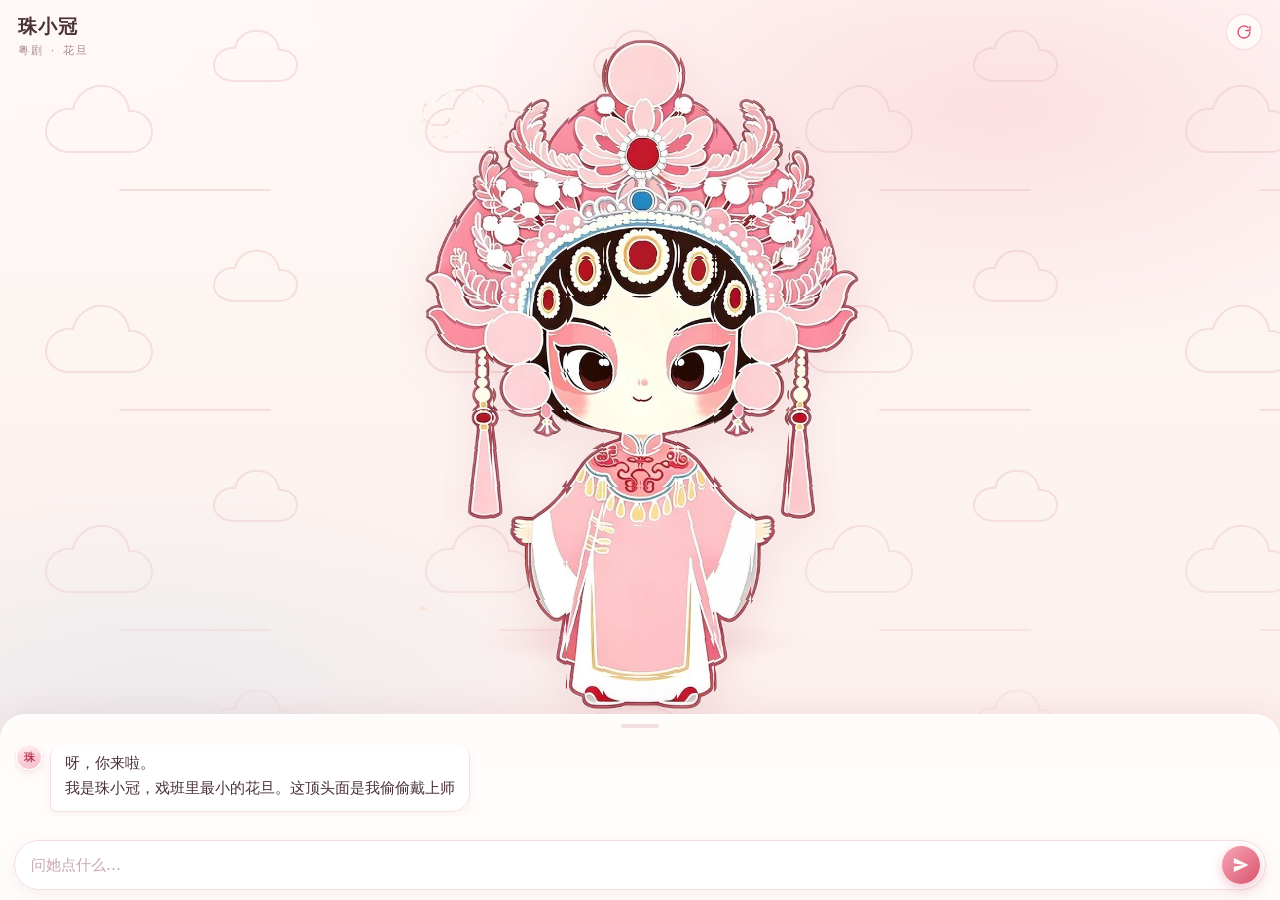
<file: index.html>
<!doctype html>
<html lang="zh-CN">
<head>
<meta charset="utf-8" />
<meta name="viewport" content="width=device-width, initial-scale=1, viewport-fit=cover, maximum-scale=1, user-scalable=no" />
<meta name="theme-color" content="#fdf4f1" />
<meta name="format-detection" content="telephone=no" />
<title>粤剧花旦 · 扫码见</title>
<link rel="icon" href="data:image/svg+xml,%3Csvg xmlns='http://www.w3.org/2000/svg' viewBox='0 0 32 32'%3E%3Ccircle cx='16' cy='16' r='15' fill='%23f6b8c4'/%3E%3Ccircle cx='16' cy='13' r='4.2' fill='%23c51a2b'/%3E%3Cpath d='M8 24c2.4-3.4 5-5 8-5s5.6 1.6 8 5' stroke='%23fff' stroke-width='2.4' fill='none' stroke-linecap='round'/%3E%3C/svg%3E" />
<link rel="stylesheet" href="css/style.css" />
</head>
<body>

<div class="clouds" aria-hidden="true"></div>

<div id="stage-wrap">
  <div class="halo" aria-hidden="true"></div>
  <div class="hero-wrap" id="heroWrap">
    <canvas class="hero" id="hero" role="img" aria-label="粤剧花旦 阿冠"></canvas>
  </div>
  <div class="stage-tip" id="stageTip">点我一下</div>
</div>

<header class="bar">
  <div class="bar-l">
    <h1 id="ipName">花旦</h1>
    <p id="ipSub">粤剧 · 花旦</p>
  </div>
  <button class="bar-btn" id="turn" title="转个身" aria-label="转个身">
    <svg viewBox="0 0 24 24" width="18" height="18" fill="none" stroke="currentColor" stroke-width="1.8" stroke-linecap="round" stroke-linejoin="round">
      <path d="M20 12a8 8 0 1 1-2.6-5.9" /><path d="M20 4.5V10h-5.5" />
    </svg>
  </button>
</header>

<main class="sheet" id="sheet">
  <div class="grab" aria-hidden="true"></div>
  <div class="log" id="log" role="log" aria-live="polite"></div>
  <div class="chips" id="chips"></div>
  <form class="ask" id="askForm" autocomplete="off">
    <input id="askInput" type="text" placeholder="问她点什么…" enterkeyhint="send" maxlength="80" />
    <button id="askBtn" type="submit" aria-label="发送">
      <svg viewBox="0 0 24 24" width="20" height="20" fill="currentColor"><path d="M3.4 20.4 21 12 3.4 3.6 3.4 10l12.4 2L3.4 14z"/></svg>
    </button>
  </form>
</main>

<div class="boot" id="boot">
  <div class="boot-inner">
    <div class="ring"></div>
    <p id="bootText">正在上妆…</p>
  </div>
</div>

<script type="module" src="js/main.js"></script>
</body>
</html>
</file>
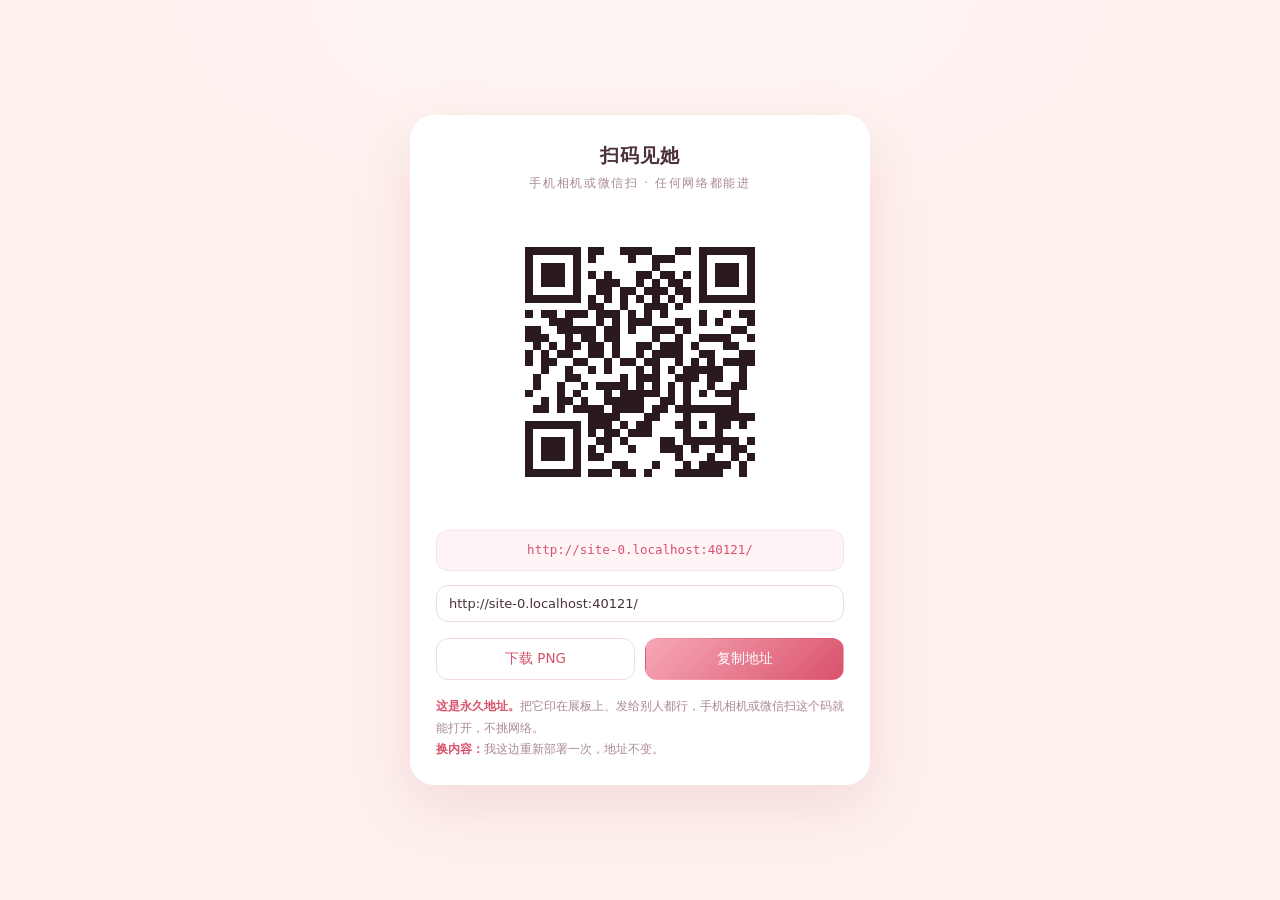
<file: qr.html>
<!doctype html>
<html lang="zh-CN">
<head>
<meta charset="utf-8" />
<meta name="viewport" content="width=device-width, initial-scale=1, viewport-fit=cover" />
<title>扫码见 · 二维码</title>
<style>
  :root { --rose:#d9526b; --ink:#4a3238; --muted:#a98a90; --line:#f0dcdd; }
  * { box-sizing: border-box; }
  body {
    margin:0; min-height:100vh; display:grid; place-items:center;
    font-family:-apple-system,"PingFang SC","Microsoft YaHei",system-ui,sans-serif;
    background: radial-gradient(60% 40% at 50% 0%, #fff6f4, #fdf1ee 70%);
    color:var(--ink); padding:28px 20px;
  }
  .card {
    width:min(92vw, 460px); background:#fff; border-radius:24px;
    box-shadow:0 20px 60px rgba(184,60,85,.13); padding:28px 26px 24px; text-align:center;
  }
  h1 { margin:0 0 6px; font-size:19px; letter-spacing:.06em; font-weight:600; }
  .sub { margin:0 0 20px; font-size:12px; color:var(--muted); letter-spacing:.14em; }
  #qr { width:min(72vw, 300px); height:auto; image-rendering:pixelated; border-radius:12px; }
  .url {
    margin:14px auto 0; font-size:12.5px; color:var(--rose); word-break:break-all;
    background:#fff5f7; border:1px solid #f7e2e6; border-radius:12px; padding:10px 12px;
    font-family:ui-monospace, Menlo, Consolas, monospace; line-height:1.5;
  }
  .row { display:flex; gap:10px; margin-top:16px; }  button, .dl {
    flex:1; padding:11px 12px; border-radius:12px; border:1px solid var(--line);
    background:#fff; color:var(--rose); font-size:13.5px; font-family:inherit;
    text-decoration:none; text-align:center; cursor:pointer;
  }
  button.primary { background:linear-gradient(135deg,#f7a8b8,#d9526b); color:#fff; border-color:transparent; }
  .hint { margin:16px 0 0; font-size:12px; color:var(--muted); line-height:1.8; text-align:left; }
  .note { margin:10px 0 0; font-size:12px; color:#4f8a5b; line-height:1.6; }
  .hint b { color:var(--rose); font-weight:600; }
  input {
    width:100%; margin-top:14px; padding:10px 12px; border-radius:12px;
    border:1px solid var(--line); font-size:13px; font-family:inherit; color:var(--ink); outline:none;
  }
</style>
</head>
<body>
<div class="card">
  <h1>扫码见她</h1>
  <p class="sub" id="sub">手机相机或微信扫 · 任何网络都能进</p>
  <canvas id="qr" width="1024" height="1024"></canvas>
  <div class="url" id="url"></div>
  <p class="note" id="note" style="display:none"></p>

  <input id="manual" type="text" placeholder="地址不对？在这里手动改一下，回车生效" />

  <div class="row">
    <a class="dl" id="dl" download="qr.png">下载 PNG</a>
    <button class="primary" id="copy">复制地址</button>
  </div>

  <p class="hint" id="hint">
    <b>公网（不连 WiFi 也能扫）：</b>在有网的前提下，先跑 <code>python serve.py</code>，再双击
    <code>启动公网.bat</code>，等它打印出 https 地址，刷新本页就是公网码。<br>
    <b>局域网：</b>不跑那个 bat 时，本页自动用同一个 WiFi 的地址。<br>
    <b>提醒：</b>公网地址是临时隧道，电脑和那个黑窗口都得开着；关了重开地址会变。
  </p>
</div>

<script src="vendor/qrcode.js"></script>
<script>
(function () {
  var canvas = document.getElementById('qr');
  var ctx = canvas.getContext('2d');
  var urlBox = document.getElementById('url');
  var manual = document.getElementById('manual');
  var dl = document.getElementById('dl');

  function make(url) {
    urlBox.textContent = url;
    manual.value = url;
    var qr = qrcode(0, 'M');
    qr.addData(url, 'Byte');
    qr.make();
    var n = qr.getModuleCount();
    var quiet = 4;
    var size = canvas.width;
    var cell = Math.floor(size / (n + quiet * 2));
    var offset = Math.floor((size - cell * n) / 2);
    ctx.fillStyle = '#fff';
    ctx.fillRect(0, 0, size, size);
    ctx.fillStyle = '#2a1a1e';
    for (var r = 0; r < n; r++) {
      for (var c = 0; c < n; c++) {
        if (qr.isDark(r, c)) ctx.fillRect(offset + c * cell, offset + r * cell, cell, cell);
      }
    }
    dl.href = canvas.toDataURL('image/png');
  }

  var note = document.getElementById('note');
  var sub = document.getElementById('sub');

  function say(text, color) {
    note.textContent = text;
    note.style.color = color || '#4f8a5b';
    note.style.display = '';
  }

  var cur = location.href.replace(/qr\.html.*$/, '');
  if (!/^https?:/.test(cur)) cur = 'http://127.0.0.1:8765/';
  var isLoopback = /\/\/(127\.0\.0\.1|localhost|\[::1\])(:|\/|$)/.test(cur);

  function getJson(name) {
    return fetch(name, { cache: 'no-store' }).then(function (r) {
      return r.ok ? r.json() : null;
    }).catch(function () { return null; });
  }

  // 有公网地址（隧道/托管）就优先用它；否则退回局域网地址
  // 想手动指定：qr.html?u=https://example.com/
  function boot() {
    var forced = /[?&]u=([^&]+)/.exec(location.search);
    if (forced) {
      var fu = decodeURIComponent(forced[1]);
      make(fu);
      sub.textContent = '手机相机或微信扫 · 任何网络都能进';
      say('这是手动指定的地址。', '#4f8a5b');
      return;
    }
    if (!isLoopback) {
      make(cur);
      var h = document.getElementById('hint');
      if (h) {
        h.innerHTML =
          '<b>这是永久地址。</b>把它印在展板上、发给别人都行，' +
          '手机相机或微信扫这个码就能打开，不挑网络。<br>' +
          '<b>换内容：</b>我这边重新部署一次，地址不变。';
      }
      return;
    }
    getJson('public.json').then(function (p) {
      if (p && p.url) {
        make(p.url);
        sub.textContent = '手机相机或微信扫 · 任何网络都能进';
        say('公网地址已连上，不连同一个 WiFi 也能扫。', '#4f8a5b');
        if (p.note) say(p.note, '#b07a2a');
        return;
      }
      return getJson('lan.json').then(function (j) {
        make((j && j.url) || cur);
        sub.textContent = '手机相机或微信扫 · 需同一个 WiFi';
        say('现在只有局域网地址：手机要跟电脑连同一个 WiFi。想不连 WiFi 也能扫，见下方说明。', '#b07a2a');
      });
    });
  }
  boot();

  manual.addEventListener('keydown', function (e) {
    if (e.key === 'Enter') make(manual.value.trim());
  });

  document.getElementById('copy').addEventListener('click', function () {
    var ok = false;
    try {
      var ta = document.createElement('textarea');
      ta.value = urlBox.textContent;
      document.body.appendChild(ta);
      ta.select();
      ok = document.execCommand('copy');
      document.body.removeChild(ta);
    } catch (err) {}
    this.textContent = ok ? '已复制' : '手动选中复制';
    var self = this;
    setTimeout(function () { self.textContent = '复制地址'; }, 1400);
  });
})();
</script>
</body>
</html>
</file>
<file: css/style.css>
/* 粤剧花旦 · 扫码见 —— 样式表 */

:root {
  --cream: #fdf4f1;
  --cream-2: #fff9f7;
  --pink: #f7a8b8;
  --pink-deep: #ef8ba2;
  --rose: #d9526b;
  --rose-deep: #b83c55;
  --ink: #4a3238;
  --ink-2: #6d5158;
  --muted: #a98a90;
  --line: #f3dfe0;
  --shadow: 0 10px 30px rgba(184, 60, 85, 0.10);
  --radius: 20px;
  --sab: env(safe-area-inset-bottom, 0px);
  --sat: env(safe-area-inset-top, 0px);
}

* { box-sizing: border-box; -webkit-tap-highlight-color: transparent; }

html, body {
  margin: 0;
  padding: 0;
  height: 100%;
  overscroll-behavior: none;
}

body {
  font-family: -apple-system, BlinkMacSystemFont, "PingFang SC", "Hiragino Sans GB",
    "Microsoft YaHei", "Segoe UI", system-ui, sans-serif;
  color: var(--ink);
  background: var(--cream);
  height: 100dvh;
  display: grid;
  grid-template-rows: minmax(0, 1fr) auto;
  grid-template-columns: minmax(0, 100%);
  overflow: hidden;
  -webkit-font-smoothing: antialiased;
}

/* ---------- 背景：云纹 ---------- */
.clouds {
  position: fixed;
  inset: 0;
  pointer-events: none;
  z-index: 0;
  background:
    radial-gradient(60% 40% at 78% 12%, rgba(247, 168, 184, 0.30), transparent 70%),
    radial-gradient(50% 35% at 12% 78%, rgba(184, 214, 236, 0.22), transparent 72%),
    radial-gradient(70% 50% at 50% 0%, #fff6f4, transparent 75%),
    linear-gradient(180deg, #fff9f7 0%, var(--cream) 46%, #fbeeeb 100%);
}
.clouds::after {
  content: "";
  position: absolute;
  inset: 0;
  opacity: 0.5;
  background-image: url("data:image/svg+xml;utf8,<svg xmlns='http://www.w3.org/2000/svg' width='380' height='220' viewBox='0 0 380 220'><g fill='none' stroke='%23eec7ca' stroke-width='2' stroke-linecap='round'><path d='M46 132c0-14 12-25 27-23 3-14 17-25 32-23 14 2 23 13 24 25 12-1 23 8 23 21 0 12-10 20-23 20H69c-12 0-23-9-23-20z'/><path d='M214 66c0-11 9-19 21-18 2-11 13-19 25-17 11 1 18 9 19 19 10-1 18 6 18 15s-8 16-18 16h-44c-11 0-21-6-21-15z'/><path d='M120 190h150'/></g></svg>");
  background-size: 380px 220px;
  background-repeat: repeat;
  mask-image: linear-gradient(180deg, #000 0%, #000 55%, transparent 100%);
  -webkit-mask-image: linear-gradient(180deg, #000 0%, #000 55%, transparent 100%);
}

/* ---------- 立绘舞台 ---------- */
#stage-wrap {
  position: relative;
  min-height: 0;
  min-width: 0;
  z-index: 1;
  overflow: hidden;
}

.hero-wrap {
  position: absolute;
  inset: 0;
  z-index: 2;
  display: flex;
  align-items: center;
  justify-content: center;
  transform-origin: 50% 92%;
  will-change: transform;
}

.hero {
  display: block;
  cursor: pointer;
  user-select: none;
  -webkit-user-select: none;
  -webkit-tap-highlight-color: transparent;
  touch-action: manipulation;
  filter: drop-shadow(0 14px 22px rgba(190, 80, 100, 0.13));
  transition: opacity 0.22s ease;
  will-change: transform;
}
.hero.swap {
  opacity: 0;
}

@keyframes breathe {
  0%, 100% { transform: translateY(0) scale(1); }
  50% { transform: translateY(-7px) scale(1.006); }
}

/* 点她：随机一个俏皮动作 */
.hero.act-hop { animation: hop 0.54s cubic-bezier(0.28, 0.9, 0.35, 1.2); }
.hero.act-wiggle { animation: wiggle 0.72s ease-in-out; }
.hero.act-tilt { animation: tilt 0.78s cubic-bezier(0.3, 0.8, 0.3, 1.1); }
.hero.act-jump2 { animation: jump2 0.88s cubic-bezier(0.3, 0.85, 0.35, 1.05); }
.hero.act-squash { animation: squash 0.56s ease-in-out; }
.hero.act-wave { animation: wave 1.05s ease-in-out; }

@keyframes hop {
  0% { transform: translateY(0) scale(1); }
  26% { transform: translateY(-16px) scale(1.035); }
  52% { transform: translateY(0) scale(0.985); }
  74% { transform: translateY(-5px) scale(1.005); }
  100% { transform: translateY(0) scale(1); }
}
@keyframes wiggle {
  0%, 100% { transform: rotate(0) translateY(0); }
  18% { transform: rotate(-5deg) translateY(-5px); }
  42% { transform: rotate(4.5deg) translateY(-3px); }
  68% { transform: rotate(-2.5deg) translateY(-1px); }
}
@keyframes tilt {
  0%, 100% { transform: rotate(0) scale(1); }
  32% { transform: rotate(-6.5deg) translateY(-6px) scale(1.02); }
  66% { transform: rotate(-2deg) translateY(-2px) scale(1.005); }
}
@keyframes jump2 {
  0%, 100% { transform: translateY(0) scale(1); }
  20% { transform: translateY(-22px) scale(1.045); }
  40% { transform: translateY(0) scale(0.975); }
  60% { transform: translateY(-12px) scale(1.02); }
  82% { transform: translateY(0) scale(0.99); }
}
@keyframes squash {
  0%, 100% { transform: scale(1, 1); }
  22% { transform: scale(1.07, 0.94); }
  48% { transform: scale(0.955, 1.055); }
  74% { transform: scale(1.02, 0.985); }
}
@keyframes wave {
  0%, 100% { transform: rotate(0); }
  15% { transform: rotate(-4deg); }
  35% { transform: rotate(4deg); }
  55% { transform: rotate(-3.5deg); }
  75% { transform: rotate(3deg); }
}

/* 点她时冒的小光点 */
.spark {
  position: absolute;
  z-index: 3;
  width: 7px;
  height: 7px;
  border-radius: 50%;
  pointer-events: none;
  animation: sparkUp 0.98s ease-out forwards;
  box-shadow: 0 0 9px rgba(249, 146, 162, 0.75);
}
@keyframes sparkUp {
  0% { opacity: 0; transform: translate(0, 0) scale(0.35); }
  16% { opacity: 1; transform: translate(calc(var(--dx) * 0.16), calc(var(--dy) * 0.16)) scale(1); }
  100% { opacity: 0; transform: translate(var(--dx), var(--dy)) scale(0.3) rotate(var(--rot)); }
}

/* WebGL 不可用时的静态兜底（已改 2D，样式留着备用） */
.fallback {
  position: absolute;
  inset: 0;
  width: 100%;
  height: 100%;
  object-fit: contain;
  object-position: 50% 100%;
  pointer-events: none;
  -webkit-mask-image: radial-gradient(74% 86% at 50% 52%, #000 72%, transparent 100%);
  mask-image: radial-gradient(74% 86% at 50% 52%, #000 72%, transparent 100%);
}
.fallback[hidden] { display: none; }

.halo {
  position: absolute;
  left: 50%;
  bottom: 6%;
  width: min(78vw, 420px);
  height: 60px;
  transform: translateX(-50%);
  border-radius: 50%;
  background: radial-gradient(closest-side, rgba(233, 138, 158, 0.30), rgba(233, 138, 158, 0) 78%);
  filter: blur(4px);
  pointer-events: none;
}

.stage-tip {
  position: absolute;
  left: 50%;
  bottom: 10px;
  transform: translateX(-50%);
  font-size: 11px;
  letter-spacing: 0.16em;
  color: var(--muted);
  padding: 4px 12px;
  border-radius: 999px;
  background: rgba(255, 255, 255, 0.74);
  box-shadow: 0 2px 10px rgba(197, 26, 43, 0.08);
  -webkit-backdrop-filter: blur(4px);
  backdrop-filter: blur(4px);
  opacity: 0.95;
  pointer-events: none;
  transition: opacity 0.5s ease;
  white-space: nowrap;
}
.stage-tip.hide { opacity: 0; }

/* ---------- 顶部标题 ---------- */
.bar {
  position: fixed;
  top: 0;
  left: 0;
  right: 0;
  z-index: 5;
  display: flex;
  align-items: flex-start;
  justify-content: space-between;
  padding: calc(var(--sat) + 14px) 18px 0;
  pointer-events: none;
}
.bar-l { pointer-events: none; }
.bar h1 {
  margin: 0;
  font-size: 19px;
  letter-spacing: 0.06em;
  font-weight: 600;
  color: var(--ink);
  text-shadow: 0 1px 10px rgba(255, 249, 247, 0.9);
}
.bar p {
  margin: 3px 0 0;
  font-size: 11px;
  letter-spacing: 0.22em;
  color: var(--muted);
}
.bar-btn {
  pointer-events: auto;
  width: 36px;
  height: 36px;
  border-radius: 50%;
  border: 1px solid rgba(233, 138, 158, 0.30);
  background: rgba(255, 255, 255, 0.72);
  color: var(--rose);
  display: grid;
  place-items: center;
  backdrop-filter: blur(8px);
  -webkit-backdrop-filter: blur(8px);
  transition: transform 0.15s ease, background 0.2s ease;
}
.bar-btn:active { transform: scale(0.92); background: rgba(255, 255, 255, 0.95); }

/* ---------- 对话面板 ---------- */
.sheet {
  position: relative;
  z-index: 3;
  min-width: 0;
  width: 100%;
  display: flex;
  flex-direction: column;
  gap: 10px;
  padding: 8px 14px calc(10px + var(--sab));
  border-radius: 26px 26px 0 0;
  background: linear-gradient(180deg, rgba(255, 252, 251, 0.97), #fffdfc 30%);
  box-shadow: 0 -8px 30px rgba(184, 60, 85, 0.08), inset 0 1px 0 #fff;
  backdrop-filter: blur(10px);
  -webkit-backdrop-filter: blur(10px);
  max-height: 60dvh;
}

.grab {
  width: 38px;
  height: 4px;
  border-radius: 2px;
  background: var(--line);
  margin: 2px auto 0;
  flex: 0 0 auto;
}

.log {
  flex: 1 1 auto;
  overflow-y: auto;
  -webkit-overflow-scrolling: touch;
  scrollbar-width: none;
  display: flex;
  flex-direction: column;
  gap: 10px;
  min-height: 74px;
  max-height: 34dvh;
  padding: 2px 2px 4px;
  -webkit-mask-image: linear-gradient(180deg, transparent 0, #000 18px, #000 100%);
  mask-image: linear-gradient(180deg, transparent 0, #000 18px, #000 100%);
}
.log::-webkit-scrollbar { display: none; }

.msg {
  display: flex;
  gap: 8px;
  max-width: 100%;
  animation: rise 0.34s cubic-bezier(0.22, 1, 0.36, 1) both;
}
@keyframes rise {
  from { opacity: 0; transform: translateY(8px) scale(0.98); }
  to { opacity: 1; transform: none; }
}

.msg .bubble {
  padding: 10px 14px;
  font-size: 14.5px;
  line-height: 1.72;
  border-radius: 18px 18px 18px 6px;
  background: #fff;
  border: 1px solid var(--line);
  box-shadow: 0 4px 14px rgba(184, 60, 85, 0.06);
  color: var(--ink);
  word-break: break-word;
  white-space: pre-wrap;
}

.msg.me { flex-direction: row-reverse; }
.msg.me .bubble {
  border-radius: 18px 18px 6px 18px;
  background: linear-gradient(135deg, var(--pink) 0%, var(--pink-deep) 100%);
  border-color: transparent;
  color: #fff;
  box-shadow: 0 6px 18px rgba(239, 139, 162, 0.32);
}

.msg .who {
  flex: 0 0 auto;
  width: 26px;
  height: 26px;
  border-radius: 50%;
  margin-top: 4px;
  background: linear-gradient(145deg, #ffe3ea, #f6bccb);
  border: 1px solid #fff;
  box-shadow: 0 2px 8px rgba(184, 60, 85, 0.16);
  display: grid;
  place-items: center;
  font-size: 11px;
  color: var(--rose-deep);
  font-weight: 600;
}
.msg.me .who { display: none; }

/* 打字指示 */
.typing { display: inline-flex; gap: 4px; align-items: center; height: 20px; }
.typing i {
  width: 6px; height: 6px; border-radius: 50%;
  background: var(--pink-deep);
  opacity: 0.45;
  animation: blink 1.1s infinite;
}
.typing i:nth-child(2) { animation-delay: 0.16s; }
.typing i:nth-child(3) { animation-delay: 0.32s; }
@keyframes blink { 0%, 60%, 100% { opacity: 0.25; transform: translateY(0); } 30% { opacity: 1; transform: translateY(-2px); } }

/* 配色条 */
.swatches { display: flex; flex-direction: column; gap: 7px; margin-top: 10px; }
.sw {
  display: grid;
  grid-template-columns: 14px 1fr auto;
  align-items: center;
  gap: 8px;
  font-size: 12.5px;
  color: var(--ink-2);
}
.sw .dot {
  width: 14px; height: 14px; border-radius: 4px;
  box-shadow: inset 0 0 0 1px rgba(0, 0, 0, 0.06);
}
.sw .track {
  position: relative;
  height: 6px;
  border-radius: 3px;
  background: #f6e8e9;
  overflow: hidden;
}
.sw .fill {
  position: absolute; inset: 0 auto 0 0;
  border-radius: 3px;
  width: 0;
  transition: width 0.7s cubic-bezier(0.22, 1, 0.36, 1);
  background: linear-gradient(90deg, var(--pink), var(--rose));
}
.sw .pct { font-variant-numeric: tabular-nums; color: var(--muted); min-width: 40px; text-align: right; }
.sw .nm { display: flex; align-items: center; gap: 6px; }

/* ---------- 快捷问题 ---------- */
.chips {
  flex: 0 0 auto;
  display: flex;
  gap: 8px;
  overflow-x: auto;
  scrollbar-width: none;
  padding: 1px 2px 3px;
  -webkit-overflow-scrolling: touch;
}
.chips::-webkit-scrollbar { display: none; }
.chip {
  flex: 0 0 auto;
  padding: 8px 14px;
  border-radius: 999px;
  border: 1px solid rgba(239, 139, 162, 0.34);
  background: rgba(255, 255, 255, 0.9);
  color: var(--rose-deep);
  font-size: 13px;
  line-height: 1;
  white-space: nowrap;
  transition: transform 0.14s ease, background 0.2s ease;
}
.chip:active { transform: scale(0.95); background: #fff0f3; }

/* ---------- 输入框 ---------- */
.ask {
  flex: 0 0 auto;
  display: flex;
  align-items: center;
  gap: 8px;
  padding: 5px 5px 5px 16px;
  border-radius: 999px;
  background: #fff;
  border: 1px solid var(--line);
  box-shadow: 0 6px 18px rgba(184, 60, 85, 0.07);
}
.ask input {
  flex: 1 1 auto;
  min-width: 0;
  border: 0;
  outline: 0;
  background: transparent;
  font-size: 15px;
  color: var(--ink);
  padding: 9px 0;
  font-family: inherit;
}
.ask input::placeholder { color: #c6a9ae; }
.ask button {
  flex: 0 0 auto;
  width: 38px;
  height: 38px;
  border: 0;
  border-radius: 50%;
  background: linear-gradient(135deg, var(--pink) 0%, var(--rose) 100%);
  color: #fff;
  display: grid;
  place-items: center;
  box-shadow: 0 4px 12px rgba(217, 82, 107, 0.34);
  transition: transform 0.14s ease, opacity 0.2s ease;
}
.ask button:active { transform: scale(0.9); }
.ask button:disabled { opacity: 0.45; box-shadow: none; }

/* ---------- 加载遮罩 ---------- */
.boot {
  position: fixed;
  inset: 0;
  z-index: 20;
  display: grid;
  place-items: center;
  background: linear-gradient(180deg, #fff9f7, #fdf1ee);
  transition: opacity 0.55s ease, visibility 0.55s;
}
.boot.gone { opacity: 0; visibility: hidden; }
.boot-inner { text-align: center; }
.boot p {
  margin: 18px 0 0;
  font-size: 13px;
  letter-spacing: 0.2em;
  color: var(--muted);
}
.boot .bar-outer {
  margin: 14px auto 0;
  width: 140px; height: 3px;
  border-radius: 2px;
  background: #f7e4e6;
  overflow: hidden;
}
.boot .bar-inner {
  height: 100%; width: 0%;
  border-radius: 2px;
  background: linear-gradient(90deg, var(--pink), var(--rose));
  transition: width 0.3s ease;
}
.ring {
  width: 46px; height: 46px; margin: 0 auto;
  border-radius: 50%;
  border: 2px solid #f7dde2;
  border-top-color: var(--rose);
  animation: spin 0.9s linear infinite;
}
@keyframes spin { to { transform: rotate(360deg); } }

/* ---------- 小屏适配 ---------- */
@media (max-height: 680px) {
  .bar h1 { font-size: 17px; }
  .log { max-height: 30dvh; }
  .msg .bubble { font-size: 14px; }
}
</file>
